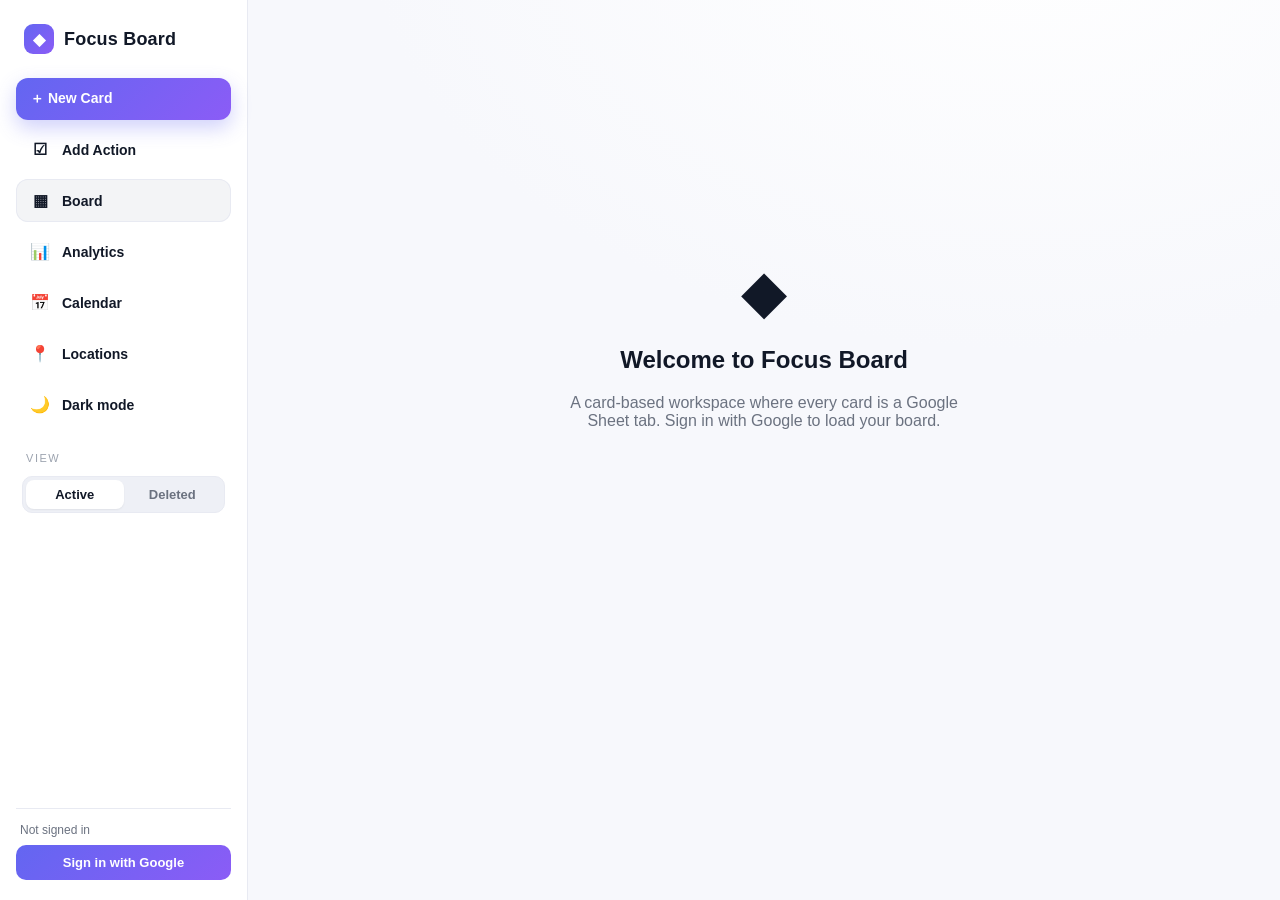
<file: index.html>
<!DOCTYPE html>
<html lang="en">
  <head>
    <base target="_top">
    <meta charset="utf-8">
    <meta name="viewport" content="width=device-width, initial-scale=1">
    <meta http-equiv="Cache-Control" content="no-store, no-cache, must-revalidate">
    <title>Focus Board</title>
    <link rel="stylesheet" href="css/styles.css">
    <!-- set theme before first paint to avoid a flash -->
    <script>try{document.documentElement.setAttribute('data-theme', localStorage.getItem('focusboard_theme')||'light');}catch(e){}</script>
  </head>
  <body>
    <div class="app">
      <!-- ================= SIDEBAR ================= -->
      <aside class="sidebar">
        <div class="brand"><span class="logo">◆</span> Focus Board</div>

        <button class="nav-btn primary" id="btnNewCard">＋ New Card</button>
        <button class="nav-btn" id="btnAddAction"><span class="ic">☑</span> Add Action</button>
        <button class="nav-btn active" id="navBoard"><span class="ic">▦</span> Board</button>
        <button class="nav-btn" id="navAnalytics"><span class="ic">📊</span> Analytics</button>
        <button class="nav-btn" id="navCalendar"><span class="ic">📅</span> Calendar</button>
        <button class="nav-btn" id="navLocations"><span class="ic">📍</span> Locations</button>
        <button class="nav-btn" id="themeToggle"><span class="ic">🌙</span> Dark mode</button>

        <div class="side-section">View</div>
        <div style="padding:0 6px">
          <div class="seg" style="width:100%">
            <button id="viewActive" class="active" style="flex:1">Active</button>
            <button id="viewDeleted" style="flex:1">Deleted</button>
          </div>
        </div>

        <div class="spacer"></div>
        <div class="auth-box">
          <div class="auth-status" id="authStatus">Not signed in</div>
          <button class="btn primary block" id="signin">Sign in with Google</button>
          <button class="btn ghost block hidden" id="signout">Sign out</button>
        </div>
      </aside>

      <!-- ================= MAIN ================= -->
      <main class="main">
        <!-- Sign-in splash -->
        <section id="splash" class="signin-splash">
          <div>
            <div class="big">◆</div>
            <h1>Welcome to Focus Board</h1>
            <p style="color:var(--muted); max-width:420px; margin:10px auto 0">
              A card-based workspace where every card is a Google Sheet tab.
              Sign in with Google to load your board.
            </p>
          </div>
        </section>

        <!-- Board view -->
        <section id="boardView" class="hidden">
          <div class="topbar">
            <div>
              <h1 id="boardTitle">Board</h1>
              <div class="sub" id="boardSub">Your cards</div>
            </div>
          </div>
          <div id="grid" class="grid"></div>
        </section>

        <!-- Analytics view -->
        <section id="analyticsView" class="hidden">
          <div class="topbar"><div><h1>Analytics</h1><div class="sub">Progress across all cards</div></div></div>
          <div id="analyticsBody"></div>
        </section>

        <!-- Calendar view -->
        <section id="calendarView" class="hidden">
          <div class="topbar"><div><h1>Calendar</h1><div class="sub">Events by date — tasks &amp; daily logs across all cards</div></div></div>
          <div id="calendarBody"></div>
        </section>

        <!-- Locations view -->
        <section id="locationsView" class="hidden">
          <div class="topbar"><div><h1>Locations</h1><div class="sub">Events grouped by location</div></div></div>
          <div id="locationsBody"></div>
        </section>
      </main>
    </div>

    <!-- ================= CARD DETAIL MODAL ================= -->
    <div class="overlay" id="overlay"></div>
    <div class="modal" id="detailSheet" role="dialog" aria-modal="true">
      <button class="modal-close" id="dClose" title="Close">✕</button>
      <div class="modal-head">
        <div class="mh-emoji" id="dEmoji">🗂️</div>
        <div class="mh-info">
          <div class="mh-titlerow">
            <span class="mh-dot" id="dColorDot"></span>
            <h2 id="dTitle">Card</h2>
            <button class="mh-star" id="dStar" title="Favorite">☆</button>
          </div>
          <div class="mh-desc" id="dDesc"></div>
          <div class="mh-chips" id="dChips"></div>
        </div>
      </div>
      <div class="modal-tabs" id="dTabs"></div>
      <div class="modal-body">
        <div class="modal-main" id="detailBody"></div>
        <div class="modal-side" id="detailSide"></div>
      </div>
    </div>

    <div class="toast" id="toast"></div>

    <!-- ================= CREATE MODALS (Add New Card / Add Action) ================= -->
    <div class="overlay" id="createOverlay"></div>
    <div class="cmodal" id="cardModal" role="dialog" aria-modal="true"></div>
    <div class="cmodal" id="actionModal" role="dialog" aria-modal="true"></div>

    <!-- Google Identity Services (browser-side OAuth, no backend) -->
    <script src="https://accounts.google.com/gsi/client" async defer></script>

    <!-- App modules — load order matters (globals shared across files) -->
    <script src="js/config.js"></script>
    <script src="js/util.js"></script>
    <script src="js/theme.js"></script>
    <script src="js/api.js"></script>
    <script src="js/charts.js"></script>
    <script src="js/board.js"></script>
    <script src="js/modal.js"></script>
    <script src="js/analytics.js"></script>
    <script src="js/calendar.js"></script>
    <script src="js/location.js"></script>
    <script src="js/create.js"></script>
    <script src="js/auth.js"></script>
    <script src="js/main.js"></script>
  </body>
</html>
</file>
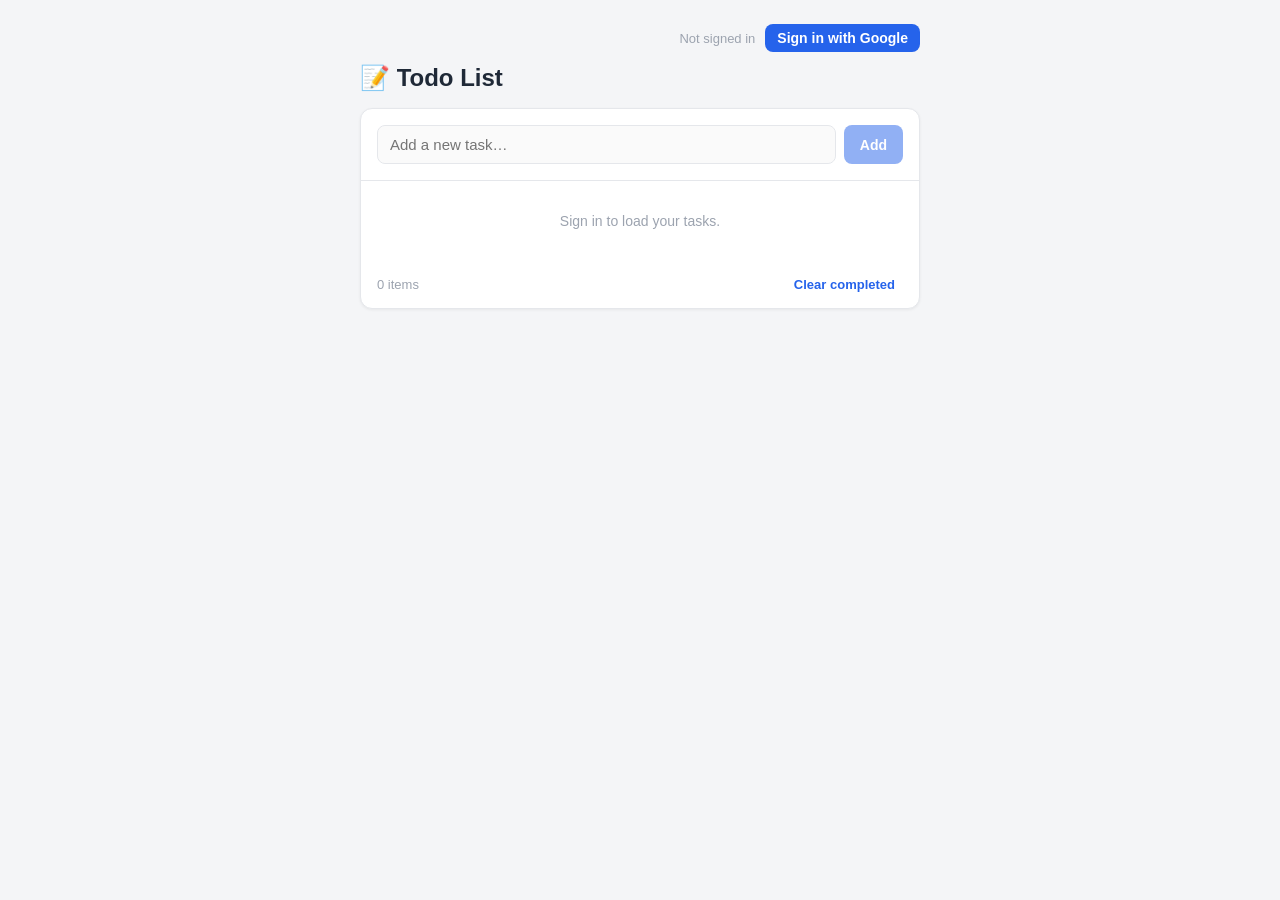
<file: simple-todo.html>
<!DOCTYPE html>
<html>
  <head>
    <base target="_top">
    <meta charset="utf-8">
    <meta name="viewport" content="width=device-width, initial-scale=1">
    <title>Todo List</title>
    <style>
      :root {
        --bg: #f4f5f7;
        --card: #ffffff;
        --accent: #2563eb;
        --accent-hover: #1d4ed8;
        --text: #1f2937;
        --muted: #9ca3af;
        --border: #e5e7eb;
        --danger: #ef4444;
      }
      * { box-sizing: border-box; }
      body {
        font-family: -apple-system, BlinkMacSystemFont, "Segoe UI", Roboto, Helvetica, Arial, sans-serif;
        background: var(--bg);
        color: var(--text);
        margin: 0;
        padding: 24px 12px;
      }
      .container { max-width: 560px; margin: 0 auto; }
      h1 {
        font-size: 24px; font-weight: 700; margin: 0 0 16px;
        display: flex; align-items: center; gap: 8px;
      }
      .card {
        background: var(--card); border: 1px solid var(--border);
        border-radius: 12px; box-shadow: 0 1px 3px rgba(0,0,0,0.06); overflow: hidden;
      }
      .add-row {
        display: flex; gap: 8px; padding: 16px; border-bottom: 1px solid var(--border);
      }
      #newTask {
        flex: 1; padding: 10px 12px; font-size: 15px;
        border: 1px solid var(--border); border-radius: 8px; outline: none;
      }
      #newTask:focus { border-color: var(--accent); }
      button {
        font-size: 14px; font-weight: 600; border: none; border-radius: 8px;
        cursor: pointer; padding: 10px 16px; background: var(--accent);
        color: #fff; transition: background 0.15s;
      }
      button:hover { background: var(--accent-hover); }
      button:disabled { opacity: 0.5; cursor: default; }
      ul { list-style: none; margin: 0; padding: 0; }
      li {
        display: flex; align-items: center; gap: 12px;
        padding: 12px 16px; border-bottom: 1px solid var(--border);
      }
      li:last-child { border-bottom: none; }
      li input[type="checkbox"] { width: 18px; height: 18px; cursor: pointer; flex-shrink: 0; }
      .task-text { flex: 1; font-size: 15px; word-break: break-word; cursor: text; }
      li.done .task-text { text-decoration: line-through; color: var(--muted); }
      .del {
        background: transparent; color: var(--muted);
        padding: 6px 8px; font-size: 18px; line-height: 1;
      }
      .del:hover { background: #fee2e2; color: var(--danger); }
      .footer {
        display: flex; justify-content: space-between; align-items: center;
        padding: 12px 16px; font-size: 13px; color: var(--muted);
      }
      .footer button { background: transparent; color: var(--accent); padding: 4px 8px; font-size: 13px; }
      .footer button:hover { background: #eff6ff; }
      .empty, .loading { padding: 32px 16px; text-align: center; color: var(--muted); font-size: 14px; }
      .error {
        margin: 12px 0 0; padding: 10px 12px; background: #fef2f2;
        color: var(--danger); border-radius: 8px; font-size: 13px; display: none;
      }
      .auth-bar {
        display: flex; justify-content: flex-end; align-items: center;
        gap: 10px; margin-bottom: 12px; font-size: 13px; color: var(--muted);
      }
      .auth-bar button { padding: 6px 12px; }
      #signout { background: transparent; color: var(--accent); }
      #signout:hover { background: #eff6ff; }
    </style>
  </head>
  <body>
    <div class="container">
      <div class="auth-bar">
        <span id="authStatus">Not signed in</span>
        <button id="signin">Sign in with Google</button>
        <button id="signout" style="display:none">Sign out</button>
      </div>

      <h1>📝 Todo List</h1>
      <div class="card">
        <div class="add-row">
          <input id="newTask" type="text" placeholder="Add a new task…" autocomplete="off" disabled>
          <button id="addBtn" onclick="onAdd()" disabled>Add</button>
        </div>
        <div id="list"><div class="loading">Sign in to load your tasks.</div></div>
        <div class="footer">
          <span id="count">0 items</span>
          <button onclick="onClearCompleted()">Clear completed</button>
        </div>
      </div>
      <div id="error" class="error"></div>
    </div>

    <!-- Google Identity Services: browser-side OAuth, no backend. -->
    <script src="https://accounts.google.com/gsi/client" async defer></script>
    <script>
      // ======================================================================
      // CONFIG — fill these two in. See README.md for how to get them.
      // ======================================================================
      var CLIENT_ID = '109086952966-dbhp0saakod184tpn1531ig82j84pon9.apps.googleusercontent.com';
      var SPREADSHEET_ID = '1c1qNbfyagm2A1kSYODA8dr8TcAWGdZy2jaQLdRcAc2s';
      // ======================================================================

      var SHEET_NAME = 'Todos';
      var HEADERS = ['ID', 'Task', 'Done', 'CreatedAt'];
      var SCOPES = 'https://www.googleapis.com/auth/spreadsheets';
      var API = 'https://sheets.googleapis.com/v4/spreadsheets/' + SPREADSHEET_ID;

      var todos = [];        // {id, task, done, createdAt, row}
      var accessToken = null;
      var tokenClient = null;
      var sheetGid = null;   // numeric id of the Todos tab, needed for row deletes

      // ---- UI helpers ------------------------------------------------------
      function showError(msg) {
        var el = document.getElementById('error');
        el.textContent = msg; el.style.display = 'block';
      }
      function clearError() { document.getElementById('error').style.display = 'none'; }
      function setBusy(busy) { document.getElementById('addBtn').disabled = busy || !accessToken; }
      function escapeHtml(s) {
        return s.replace(/&/g, '&amp;').replace(/</g, '&lt;')
                .replace(/>/g, '&gt;').replace(/"/g, '&quot;');
      }

      function render() {
        var list = document.getElementById('list');
        if (!accessToken) {
          list.innerHTML = '<div class="loading">Sign in to load your tasks.</div>';
          document.getElementById('count').textContent = '0 items';
          return;
        }
        if (!todos.length) {
          list.innerHTML = '<div class="empty">No tasks yet. Add one above! 🎉</div>';
        } else {
          var html = '<ul>';
          todos.forEach(function (t) {
            html += '<li class="' + (t.done ? 'done' : '') + '" data-id="' + t.id + '">' +
              '<input type="checkbox" ' + (t.done ? 'checked' : '') +
                ' onchange="onToggle(\'' + t.id + '\')">' +
              '<span class="task-text" ondblclick="onEdit(\'' + t.id + '\')">' +
                escapeHtml(t.task) + '</span>' +
              '<button class="del" title="Delete" onclick="onDelete(\'' + t.id + '\')">×</button>' +
            '</li>';
          });
          html += '</ul>';
          list.innerHTML = html;
        }
        var remaining = todos.filter(function (t) { return !t.done; }).length;
        document.getElementById('count').textContent =
          remaining + ' item' + (remaining === 1 ? '' : 's') + ' left';
      }

      function handleError(err) {
        setBusy(false);
        console.error(err);
        var msg = (err && err.message) ? err.message : 'Something went wrong.';
        showError(msg);
      }

      // ---- Sheets REST helpers --------------------------------------------
      // Thin wrapper around fetch that attaches the OAuth token and throws on
      // non-2xx with the API's own error message.
      function api(path, opts) {
        opts = opts || {};
        opts.headers = opts.headers || {};
        opts.headers['Authorization'] = 'Bearer ' + accessToken;
        opts.headers['Content-Type'] = 'application/json';
        return fetch(API + path, opts).then(function (res) {
          return res.text().then(function (body) {
            var json = body ? JSON.parse(body) : {};
            if (!res.ok) {
              var m = json.error && json.error.message ? json.error.message : ('HTTP ' + res.status);
              throw new Error(m);
            }
            return json;
          });
        });
      }

      // Ensure the Todos tab exists (with a header row) and cache its gid.
      function ensureSheet() {
        return api('', { method: 'GET' }).then(function (meta) {
          var found = (meta.sheets || []).filter(function (s) {
            return s.properties && s.properties.title === SHEET_NAME;
          })[0];
          if (found) {
            sheetGid = found.properties.sheetId;
            return;
          }
          // Create the tab, then write headers.
          return api(':batchUpdate', {
            method: 'POST',
            body: JSON.stringify({
              requests: [{ addSheet: { properties: { title: SHEET_NAME } } }]
            })
          }).then(function (resp) {
            sheetGid = resp.replies[0].addSheet.properties.sheetId;
            return api('/values/' + SHEET_NAME + '!A1:D1?valueInputOption=RAW', {
              method: 'PUT',
              body: JSON.stringify({ values: [HEADERS] })
            });
          });
        });
      }

      function loadTodos() {
        return api('/values/' + SHEET_NAME + '!A2:D', { method: 'GET' }).then(function (resp) {
          var rows = resp.values || [];
          todos = rows.map(function (r, i) {
            return {
              id: String(r[0] || ''),
              task: String(r[1] || ''),
              done: r[2] === true || r[2] === 'TRUE' || r[2] === 'true',
              createdAt: r[3] || null,
              row: i + 2 // 1-based sheet row (header is row 1).
            };
          }).filter(function (t) { return t.id; });
          todos.reverse(); // Newest first.
          render();
        });
      }

      function refresh() {
        clearError();
        return loadTodos().then(function () { setBusy(false); }).catch(handleError);
      }

      // ---- Actions ---------------------------------------------------------
      function onAdd() {
        clearError();
        var input = document.getElementById('newTask');
        var text = input.value.trim();
        if (!text) return;
        setBusy(true);
        input.value = '';
        var id = (crypto && crypto.randomUUID) ? crypto.randomUUID() : String(Date.now());
        api('/values/' + SHEET_NAME + '!A:D:append?valueInputOption=RAW', {
          method: 'POST',
          body: JSON.stringify({ values: [[id, text, false, new Date().toISOString()]] })
        }).then(refresh).catch(handleError);
      }

      function onToggle(id) {
        clearError();
        var t = todos.filter(function (x) { return x.id === id; })[0];
        if (!t) return;
        api('/values/' + SHEET_NAME + '!C' + t.row + '?valueInputOption=RAW', {
          method: 'PUT',
          body: JSON.stringify({ values: [[!t.done]] })
        }).then(refresh).catch(handleError);
      }

      function onEdit(id) {
        clearError();
        var t = todos.filter(function (x) { return x.id === id; })[0];
        if (!t) return;
        var next = prompt('Edit task:', t.task);
        if (next === null) return;
        next = next.trim();
        if (!next) return;
        api('/values/' + SHEET_NAME + '!B' + t.row + '?valueInputOption=RAW', {
          method: 'PUT',
          body: JSON.stringify({ values: [[next]] })
        }).then(refresh).catch(handleError);
      }

      function onDelete(id) {
        clearError();
        var t = todos.filter(function (x) { return x.id === id; })[0];
        if (!t) return;
        deleteRows([t.row]).then(refresh).catch(handleError);
      }

      function onClearCompleted() {
        clearError();
        var rows = todos.filter(function (t) { return t.done; }).map(function (t) { return t.row; });
        if (!rows.length) return;
        deleteRows(rows).then(refresh).catch(handleError);
      }

      // Delete one or more sheet rows in a single batchUpdate. Rows are deleted
      // bottom-up so earlier indexes stay valid. Uses 0-based, end-exclusive
      // ranges as the API expects.
      function deleteRows(rowNumbers) {
        var sorted = rowNumbers.slice().sort(function (a, b) { return b - a; });
        var requests = sorted.map(function (row) {
          return {
            deleteDimension: {
              range: {
                sheetId: sheetGid,
                dimension: 'ROWS',
                startIndex: row - 1,
                endIndex: row
              }
            }
          };
        });
        return api(':batchUpdate', {
          method: 'POST',
          body: JSON.stringify({ requests: requests })
        });
      }

      // ---- Auth (Google Identity Services) --------------------------------
      function onSignedIn() {
        document.getElementById('authStatus').textContent = 'Signed in';
        document.getElementById('signin').style.display = 'none';
        document.getElementById('signout').style.display = '';
        document.getElementById('newTask').disabled = false;
        document.getElementById('addBtn').disabled = false;
        clearError();
        document.getElementById('list').innerHTML = '<div class="loading">Loading…</div>';
        ensureSheet().then(loadTodos).catch(handleError);
      }

      function onSignOut() {
        if (accessToken) {
          google.accounts.oauth2.revoke(accessToken, function () {});
        }
        accessToken = null;
        todos = [];
        document.getElementById('authStatus').textContent = 'Not signed in';
        document.getElementById('signin').style.display = '';
        document.getElementById('signout').style.display = 'none';
        document.getElementById('newTask').disabled = true;
        document.getElementById('addBtn').disabled = true;
        render();
      }

      function initAuth() {
        tokenClient = google.accounts.oauth2.initTokenClient({
          client_id: CLIENT_ID,
          scope: SCOPES,
          callback: function (resp) {
            if (resp.error) { handleError(new Error(resp.error)); return; }
            accessToken = resp.access_token;
            onSignedIn();
          }
        });
        document.getElementById('signin').disabled = false;
      }

      document.getElementById('signin').addEventListener('click', function () {
        if (!tokenClient) { showError('Google auth not ready yet — try again in a moment.'); return; }
        // Prompt for consent the first time; silent refresh afterwards.
        tokenClient.requestAccessToken({ prompt: accessToken ? '' : 'consent' });
      });
      document.getElementById('signout').addEventListener('click', onSignOut);

      document.getElementById('newTask').addEventListener('keydown', function (e) {
        if (e.key === 'Enter') onAdd();
      });

      // Wait for the GIS script to load, then wire up auth.
      window.addEventListener('load', function () {
        var tries = 0;
        (function waitForGis() {
          if (window.google && google.accounts && google.accounts.oauth2) {
            initAuth();
          } else if (tries++ < 50) {
            setTimeout(waitForGis, 100);
          } else {
            showError('Could not load Google Identity Services.');
          }
        })();
      });
    </script>
  </body>
</html>
</file>
<file: css/styles.css>
/* ============================================================
   Focus Board — styles (light theme, matches v2 mockups)
   Sections: theme vars · base · sidebar · main · card grid ·
   detail modal · analytics · misc
   ============================================================ */

:root {
  --bg: #f7f8fc;
  --bg-2: #eef0f6;
  --panel: #ffffff;
  --panel-2: #f3f4f6;
  --stroke: #e8eaf2;
  --text: #111827;
  --muted: #6b7280;
  --faint: #9ca3af;
  --accent: #6366f1;
  --accent-2: #8b5cf6;
  --good: #10b981;
  --warn: #f59e0b;
  --bad: #ef4444;
  --radius: 16px;
  --shadow: 0 10px 30px rgba(0,0,0,0.08);
}

/* ---------- Dark theme (set via <html data-theme="dark">) ---------- */
:root[data-theme="dark"] {
  --bg: #0f1115;
  --bg-2: #161923;
  --panel: #1c2030;
  --panel-2: #232838;
  --stroke: #2c3346;
  --text: #e7ecf5;
  --muted: #8b93a7;
  --faint: #5b6478;
  --shadow: 0 10px 30px rgba(0,0,0,0.45);
}
:root[data-theme="dark"] body {
  background: radial-gradient(1200px 800px at 80% -10%, #1a1f2e 0%, var(--bg) 55%);
}
/* modal keeps its own palette; override it in dark too */
:root[data-theme="dark"] .modal {
  --m-bg: #1c2030; --m-text: #e7ecf5; --m-2: #8b93a7; --m-faint: #5b6478;
  --m-border: #2c3346; --m-soft: #232838;
}
* { box-sizing: border-box; }
html, body { height: 100%; }
body {
  margin: 0;
  font-family: -apple-system, BlinkMacSystemFont, "Segoe UI", Inter, Roboto, Helvetica, Arial, sans-serif;
  background: radial-gradient(1200px 800px at 80% -10%, #ffffff 0%, var(--bg) 55%);
  color: var(--text);
  -webkit-font-smoothing: antialiased;
}
button { font-family: inherit; cursor: pointer; border: none; }
input, select, textarea {
  font-family: inherit;
  color: var(--text);
  background: var(--panel);
  border: 1px solid var(--stroke);
  border-radius: 10px;
  padding: 10px 12px;
  font-size: 14px;
  outline: none;
  width: 100%;
}
input:focus, select:focus, textarea:focus { border-color: var(--accent); }
::placeholder { color: var(--faint); }
textarea { min-height: 110px; resize: vertical; line-height: 1.55; }
input[type=range] { padding: 0; accent-color: var(--accent); }

.app { display: flex; min-height: 100vh; }

/* ---------- Sidebar ---------- */
.sidebar {
  width: 248px; flex-shrink: 0;
  background: var(--panel);
  border-right: 1px solid var(--stroke);
  padding: 20px 16px;
  display: flex; flex-direction: column; gap: 8px;
  position: sticky; top: 0; height: 100vh;
}
.brand {
  display: flex; align-items: center; gap: 10px;
  font-weight: 800; font-size: 18px; letter-spacing: 0.2px;
  padding: 4px 8px 16px;
}
.brand .logo {
  width: 30px; height: 30px; border-radius: 9px;
  background: linear-gradient(135deg, var(--accent), var(--accent-2));
  color: #fff;
  display: grid; place-items: center; font-size: 16px;
}
.nav-btn {
  display: flex; align-items: center; gap: 12px;
  width: 100%; text-align: left;
  background: transparent; color: var(--text);
  padding: 12px 14px; border-radius: 12px;
  font-size: 14px; font-weight: 600;
  transition: background 0.15s, transform 0.05s;
}
.nav-btn:hover { background: var(--panel-2); }
.nav-btn.active { background: var(--panel-2); box-shadow: inset 0 0 0 1px var(--stroke); }
.nav-btn .ic { font-size: 16px; width: 20px; text-align: center; }
.nav-btn.primary {
  background: linear-gradient(135deg, var(--accent), var(--accent-2));
  color: #fff; box-shadow: 0 8px 20px rgba(99,102,241,0.30);
}
.nav-btn.primary:hover { filter: brightness(1.06); }
.side-section { margin-top: 10px; font-size: 11px; text-transform: uppercase;
  letter-spacing: 0.14em; color: var(--faint); padding: 8px 10px 4px; }
.spacer { flex: 1; }
.auth-box { border-top: 1px solid var(--stroke); padding-top: 14px; }
.auth-status { font-size: 12px; color: var(--muted); margin-bottom: 8px; padding: 0 4px; }
.btn {
  background: var(--panel-2); color: var(--text);
  padding: 10px 14px; border-radius: 10px; font-size: 13px; font-weight: 600;
  box-shadow: inset 0 0 0 1px var(--stroke);
}
.btn:hover { filter: brightness(0.97); }
.btn.block { width: 100%; }
.btn.primary { background: linear-gradient(135deg, var(--accent), var(--accent-2)); color: #fff; box-shadow: none; }
.btn.ghost { background: transparent; box-shadow: inset 0 0 0 1px var(--stroke); }
.btn.danger { background: transparent; color: var(--bad); box-shadow: inset 0 0 0 1px rgba(239,68,68,0.4); }
.btn.danger:hover { background: rgba(239,68,68,0.1); }
.btn.sm { padding: 6px 10px; font-size: 12px; }

/* ---------- Main ---------- */
.main { flex: 1; padding: 28px 32px 60px; min-width: 0; }
.topbar { display: flex; align-items: center; justify-content: space-between; margin-bottom: 22px; gap: 16px; }
.topbar h1 { margin: 0; font-size: 22px; font-weight: 800; }
.topbar .sub { color: var(--muted); font-size: 13px; margin-top: 4px; }
.seg { display: inline-flex; background: var(--bg-2); border: 1px solid var(--stroke); border-radius: 10px; padding: 3px; }
.seg button { background: transparent; color: var(--muted); padding: 7px 14px; border-radius: 8px; font-size: 13px; font-weight: 600; }
.seg button.active { background: var(--panel); color: var(--text); box-shadow: 0 1px 2px rgba(0,0,0,0.06); }

/* ---------- Card grid (light, matches card_grid.png) ---------- */
.grid { display: grid; grid-template-columns: repeat(auto-fill, minmax(260px, 1fr)); gap: 18px; }
.lifecard {
  position: relative; background: var(--panel);
  border: 1px solid var(--stroke); border-radius: 18px;
  padding: 18px; cursor: pointer;
  box-shadow: 0 1px 2px rgba(0,0,0,0.04);
  transition: transform 0.12s ease, box-shadow 0.12s ease;
}
.lifecard:hover { transform: translateY(-3px); box-shadow: var(--shadow); }
.lifecard.archived { opacity: 0.7; }
.lc-top { display: flex; align-items: center; gap: 12px; margin-bottom: 12px; }
.lc-emoji { width: 46px; height: 46px; border-radius: 13px; display: grid; place-items: center; font-size: 23px; flex-shrink: 0; }
.lc-title { font-size: 17px; font-weight: 700; line-height: 1.2; word-break: break-word; color: var(--text); }
.lc-priority { font-size: 13px; font-weight: 700; margin-bottom: 12px; }
.lc-meta { display: flex; flex-direction: column; gap: 7px; font-size: 12.5px; color: var(--muted); margin-bottom: 14px; }
.lc-meta-row { display: flex; justify-content: space-between; gap: 12px; }
.lc-meta span { white-space: nowrap; }
.lc-progress { display: flex; align-items: center; gap: 10px; margin-bottom: 12px; }
.lc-bar { flex: 1; height: 8px; border-radius: 999px; background: var(--bg-2); overflow: hidden; }
.lc-fill { height: 100%; border-radius: 999px; transition: width 0.3s ease; }
.lc-pct { font-size: 12px; font-weight: 700; color: var(--muted); width: 38px; text-align: right; }
.lc-foot { font-size: 12px; font-weight: 500; color: var(--faint); border-top: 1px solid var(--stroke); padding-top: 10px; }
.lc-foot.archived-foot { text-align: center; letter-spacing: 0.12em; font-weight: 700; }

.empty { text-align: center; color: var(--muted); padding: 80px 20px; }
.empty .big { font-size: 48px; margin-bottom: 12px; }

/* ---------- Card detail modal (light, centered — matches card_modal_after_click.png) ---------- */
.overlay { position: fixed; inset: 0; background: rgba(10,12,20,0.45); backdrop-filter: blur(3px); display: none; z-index: 40; }
.overlay.show { display: block; }
.modal {
  --m-bg:#ffffff; --m-text:#111827; --m-2:#6b7280; --m-faint:#9ca3af;
  --m-border:#e8eaf2; --m-soft:#f3f4f6; --m-primary:#6366f1;
  --m-good:#10b981; --m-warn:#f59e0b; --m-bad:#ef4444;
  position: fixed; top: 50%; left: 50%; transform: translate(-50%, -48%) scale(0.98);
  width: min(960px, 94vw); max-height: 90vh; z-index: 50;
  background: var(--m-bg); color: var(--m-text);
  border-radius: 20px; box-shadow: 0 30px 80px rgba(0,0,0,0.35);
  display: flex; flex-direction: column; overflow: hidden;
  opacity: 0; pointer-events: none; transition: opacity 0.18s ease, transform 0.18s ease;
  font-size: 14px;
}
.modal.show { opacity: 1; pointer-events: auto; transform: translate(-50%, -50%) scale(1); }
.modal-close { position: absolute; top: 18px; right: 18px; background: transparent; color: var(--m-faint); font-size: 18px; padding: 6px 9px; border-radius: 9px; }
.modal-close:hover { background: var(--m-soft); color: var(--m-text); }

.modal-head { display: flex; gap: 18px; padding: 26px 28px 18px; }
.mh-emoji { width: 78px; height: 78px; border-radius: 18px; display: grid; place-items: center; font-size: 40px; flex-shrink: 0; }
.mh-info { min-width: 0; flex: 1; }
.mh-titlerow { display: flex; align-items: center; gap: 10px; }
.mh-dot { width: 10px; height: 10px; border-radius: 50%; flex-shrink: 0; }
.mh-titlerow h2 { margin: 0; font-size: 24px; font-weight: 800; color: var(--m-text); }
.mh-star { background: transparent; font-size: 20px; color: #f5b301; padding: 2px 4px; line-height: 1; }
.mh-desc { color: var(--m-2); font-size: 14px; margin: 6px 0 12px; }
.mh-chips { display: flex; flex-wrap: wrap; gap: 16px; font-size: 13px; color: var(--m-2); }
.mh-chips .chip { display: inline-flex; align-items: center; gap: 6px; font-weight: 600; }

.modal-tabs { display: flex; gap: 6px; padding: 0 24px; border-bottom: 1px solid var(--m-border); }
.modal-tabs button { background: transparent; color: var(--m-2); font-size: 14px; font-weight: 600; padding: 12px 14px; border-bottom: 2px solid transparent; margin-bottom: -1px; display: inline-flex; align-items: center; gap: 7px; }
.modal-tabs button:hover { color: var(--m-text); }
.modal-tabs button.active { color: var(--m-primary); border-bottom-color: var(--m-primary); }

.modal-body { display: grid; grid-template-columns: 1fr 300px; gap: 22px; padding: 22px 28px 28px; overflow-y: auto; }
.modal-main { min-width: 0; }
.modal-side { display: flex; flex-direction: column; gap: 16px; }

.m-sec-head { display: flex; align-items: center; justify-content: space-between; margin-bottom: 16px; }
.m-sec-head h3 { margin: 0; font-size: 17px; font-weight: 700; }

/* daily-log entries */
.dl-day { color: var(--m-2); font-size: 13px; font-weight: 600; margin: 18px 0 10px; }
.dl-day .today { color: var(--m-primary); margin-left: 6px; }
.dl-entry { border: 1px solid var(--m-border); border-radius: 14px; padding: 14px 16px; margin-bottom: 12px; position: relative; }
.dl-entry .top { display: flex; align-items: center; gap: 12px; font-size: 13px; color: var(--m-2); margin-bottom: 8px; }
.dl-entry .top .dot { width: 8px; height: 8px; border-radius: 50%; background: var(--m-good); }
.dl-entry .rating { font-weight: 700; color: var(--m-text); }
.dl-entry .mood { margin-left: auto; font-size: 12px; font-weight: 700; padding: 3px 10px; border-radius: 999px; }
.dl-entry .note { font-size: 14px; line-height: 1.55; white-space: pre-wrap; color: var(--m-text); }
.m-empty { color: var(--m-faint); font-size: 13px; padding: 20px 0; }

/* tasks */
.m-task { display: flex; gap: 12px; align-items: flex-start; padding: 12px 14px; border: 1px solid var(--m-border); border-radius: 12px; margin-bottom: 10px; }
.m-task input[type=checkbox] { width: 18px; height: 18px; margin-top: 1px; accent-color: var(--m-primary); flex-shrink: 0; }
.m-task .txt { flex: 1; color: var(--m-text); }
.m-task .by { font-size: 12px; color: var(--m-faint); margin-top: 2px; }
.m-task.done .txt { text-decoration: line-through; color: var(--m-faint); }

/* sidebar cards */
.side-card { border: 1px solid var(--m-border); border-radius: 16px; padding: 18px; }
.side-card h4 { margin: 0 0 14px; font-size: 15px; font-weight: 700; color: var(--m-text); }
.side-row { display: flex; align-items: center; justify-content: space-between; padding: 7px 0; font-size: 14px; }
.side-row .k { color: var(--m-2); }
.side-row .v { font-weight: 700; color: var(--m-text); }
.qa-btn { display: flex; align-items: center; gap: 12px; width: 100%; text-align: left; background: transparent; color: var(--m-text); font-size: 14px; font-weight: 600; padding: 10px 8px; border-radius: 10px; }
.qa-btn:hover { background: var(--m-soft); }
.qa-btn .ic { width: 18px; text-align: center; }

/* forms / fields inside modal */
.modal input, .modal select, .modal textarea { background: var(--m-bg); color: var(--m-text); border: 1px solid var(--m-border); }
.modal input:focus, .modal select:focus, .modal textarea:focus { border-color: var(--m-primary); }
.modal .field label { display: block; font-size: 12px; color: var(--m-2); margin-bottom: 6px; }
.modal .field-grid { display: grid; grid-template-columns: 1fr 1fr; gap: 12px; }
.modal .row-form { display: grid; gap: 8px; margin: 14px 0 20px; }
.m-btn { font-size: 13px; font-weight: 700; border-radius: 10px; padding: 9px 14px; background: var(--m-primary); color: #fff; }
.m-btn:hover { filter: brightness(1.05); }
.m-btn.ghost { background: var(--m-bg); color: var(--m-text); border: 1px solid var(--m-border); }
.m-btn.ghost:hover { background: var(--m-soft); }
.m-btn.danger { background: var(--m-bg); color: var(--m-bad); border: 1px solid rgba(239,68,68,0.4); }
.m-btn.danger:hover { background: rgba(239,68,68,0.08); }
.rating-slider-wrap { display: flex; align-items: center; gap: 12px; }
.rating-slider-wrap output { font-weight: 800; font-size: 18px; width: 34px; text-align: center; }
@media (max-width: 720px){ .modal-body { grid-template-columns: 1fr; } }

/* ---------- Analytics ---------- */
.cards-metrics { display: grid; grid-template-columns: repeat(auto-fill, minmax(180px,1fr)); gap: 14px; margin-bottom: 24px; }
.metric { background: var(--panel); border: 1px solid var(--stroke); border-radius: 14px; padding: 18px; }
.metric .v { font-size: 28px; font-weight: 800; }
.metric .k { font-size: 12px; color: var(--muted); margin-top: 4px; }
.chart-card { background: var(--panel); border: 1px solid var(--stroke); border-radius: var(--radius); padding: 20px; margin-bottom: 20px; }
.chart-card h3 { margin: 0 0 4px; font-size: 16px; }
.chart-card .hint { color: var(--faint); font-size: 12px; margin-bottom: 14px; }
.legend { display: flex; flex-wrap: wrap; gap: 14px; margin-top: 14px; }
.legend span { display: inline-flex; align-items: center; gap: 6px; font-size: 12px; color: var(--muted); }
.legend i { width: 12px; height: 12px; border-radius: 3px; display: inline-block; }

/* chart SVG text/grid follow the theme */
.cx-grid { stroke: var(--stroke); stroke-width: 1; }
.cx-axis, .cx-lbl { fill: var(--faint); }
.cx-val { fill: var(--text); }

/* ---------- Misc ---------- */
.toast { position: fixed; bottom: 24px; left: 50%; transform: translateX(-50%) translateY(20px); opacity: 0;
  background: #111827; border: 1px solid #111827; color: #fff;
  padding: 12px 18px; border-radius: 12px; font-size: 14px; box-shadow: var(--shadow); z-index: 80; transition: all 0.2s; pointer-events: none; }
.toast.show { transform: translateX(-50%) translateY(0); opacity: 1; }
.toast.err { background: var(--bad); border-color: var(--bad); }

.signin-splash { display: grid; place-items: center; height: 70vh; text-align: center; }
.signin-splash .big { font-size: 60px; margin-bottom: 16px; }
.hidden { display: none !important; }
.loader { display: inline-block; width: 16px; height: 16px; border: 2px solid var(--stroke); border-top-color: var(--accent); border-radius: 50%; animation: spin 0.7s linear infinite; vertical-align: middle; }
@keyframes spin { to { transform: rotate(360deg); } }

/* ---------- Create modals (Add New Card / Add Action) ---------- */
/* Provide the same --m-* palette the .m-btn styles rely on. */
.cmodal {
  --m-bg:#ffffff; --m-text:#111827; --m-2:#6b7280; --m-faint:#9ca3af;
  --m-border:#e8eaf2; --m-soft:#f3f4f6; --m-primary:#6366f1;
  --m-good:#10b981; --m-warn:#f59e0b; --m-bad:#ef4444;
}
:root[data-theme="dark"] .cmodal {
  --m-bg:#1c2030; --m-text:#e7ecf5; --m-2:#8b93a7; --m-faint:#5b6478;
  --m-border:#2c3346; --m-soft:#232838;
}
.cmodal {
  position: fixed; top: 50%; left: 50%; transform: translate(-50%, -48%) scale(0.98);
  z-index: 50; background: var(--panel); color: var(--text);
  border-radius: 20px; box-shadow: 0 30px 80px rgba(0,0,0,0.35);
  display: flex; flex-direction: column; overflow: hidden; max-height: 92vh;
  opacity: 0; pointer-events: none; transition: opacity 0.18s ease, transform 0.18s ease; font-size: 14px;
}
.cmodal.show { opacity: 1; pointer-events: auto; transform: translate(-50%, -50%) scale(1); }
#cardModal { width: min(900px, 95vw); }
#actionModal { width: min(620px, 95vw); }

.cm-head { display: flex; gap: 14px; align-items: flex-start; padding: 24px 26px 8px; }
.cm-headicon { width: 44px; height: 44px; border-radius: 12px; display: grid; place-items: center; font-size: 22px; flex-shrink: 0;
  background: rgba(99,102,241,0.14); box-shadow: inset 0 0 0 1px rgba(99,102,241,0.3); }
.cm-head h2 { margin: 0; font-size: 20px; font-weight: 800; }
.cm-sub { color: var(--muted); font-size: 13px; margin-top: 3px; }

.cm-body { padding: 16px 26px 8px; overflow-y: auto; flex: 1 1 auto; min-height: 0; }
.cm-body.two { display: grid; grid-template-columns: 1.5fr 1fr; gap: 26px; }
.cm-form { display: flex; flex-direction: column; gap: 16px; min-width: 0; }
.cm-field label { display: block; font-size: 13px; font-weight: 600; margin-bottom: 6px; }
.cm-field label .opt { color: var(--faint); font-weight: 500; }
.cm-inwrap { position: relative; }
.cm-count { position: absolute; right: 10px; top: 50%; transform: translateY(-50%); font-size: 11px; color: var(--faint); pointer-events: none; }
.cm-count.ta { top: auto; bottom: 8px; transform: none; }
.cm-inwrap textarea { min-height: 78px; }
.cm-row2 { display: grid; grid-template-columns: 130px 1fr; gap: 16px; align-items: start; }
.cm-emoji-box { display: flex; align-items: center; gap: 4px; border: 1px solid var(--stroke); border-radius: 10px; padding: 3px 6px 3px 8px; background: var(--panel); }
.cm-emoji-box input { border: none; padding: 6px 0; font-size: 20px; width: 40px; background: transparent; }
.cm-emoji-box input:focus { border: none; }
.cm-emoji-toggle { background: transparent; color: var(--muted); font-size: 13px; padding: 4px; }
.cm-emoji-grid { display: grid; grid-template-columns: repeat(8, 1fr); gap: 4px; margin-top: 8px; border: 1px solid var(--stroke); border-radius: 10px; padding: 8px; }
.cm-emoji-opt { background: transparent; font-size: 18px; padding: 5px; border-radius: 8px; }
.cm-emoji-opt:hover { background: var(--panel-2); }
.cm-swatches { display: flex; gap: 10px; align-items: center; flex-wrap: wrap; }
.cm-swatch { width: 26px; height: 26px; border-radius: 50%; color: #fff; font-size: 13px; display: grid; place-items: center; box-shadow: 0 0 0 2px transparent; }
.cm-swatch.sel { box-shadow: 0 0 0 2px var(--panel), 0 0 0 4px currentColor; }
.cm-prios { display: grid; grid-template-columns: repeat(4, 1fr); gap: 8px; }
.cm-prio { padding: 9px 8px; border-radius: 10px; font-size: 13px; font-weight: 700; background: var(--panel-2); color: var(--muted); box-shadow: inset 0 0 0 1px var(--stroke); }
.cm-prio.p0 { color: #b91c1c; } .cm-prio.p1 { color: var(--bad); } .cm-prio.p2 { color: var(--warn); } .cm-prio.p3 { color: #2563eb; }
.cm-prio.sel { background: var(--panel); box-shadow: inset 0 0 0 2px currentColor; }
.cm-hours { display: flex; align-items: center; gap: 10px; }
.cm-hours input { flex: 1; }
.cm-hours span { color: var(--muted); font-size: 13px; white-space: nowrap; }
.cm-tags { display: flex; flex-wrap: wrap; gap: 8px; align-items: center; }
.cm-tag { font-size: 12px; font-weight: 600; padding: 5px 10px; border-radius: 999px; background: var(--panel-2); box-shadow: inset 0 0 0 1px var(--stroke); cursor: pointer; }
.cm-tag b { color: var(--faint); margin-left: 2px; }
.cm-tag:hover b { color: var(--bad); }
.cm-addtag { font-size: 12px; font-weight: 600; padding: 5px 10px; border-radius: 999px; background: transparent; color: var(--accent); box-shadow: inset 0 0 0 1px var(--stroke); }
.cm-grid3 { display: grid; grid-template-columns: repeat(3, 1fr); gap: 14px; margin-bottom: 16px; }
.cm-body > .cm-field { margin-bottom: 16px; }
.cm-drop { border: 1.5px dashed var(--stroke); border-radius: 12px; padding: 16px; text-align: center; color: var(--muted); font-size: 13px; }
.cm-drop span { color: var(--accent); font-weight: 600; }

.cm-side { display: flex; flex-direction: column; gap: 14px; }
.cm-preview-label { font-size: 13px; font-weight: 600; color: var(--muted); }
.cm-tip { background: var(--panel-2); border-radius: 12px; padding: 14px; font-size: 13px; color: var(--muted); }
.cm-tip b { color: var(--text); display: block; margin-bottom: 4px; }

.cm-foot { display: flex; align-items: center; justify-content: space-between; gap: 12px; padding: 16px 26px; border-top: 1px solid var(--stroke); flex-shrink: 0; }
.cm-foot-btns { display: flex; gap: 10px; }
.cm-foot2 { display: flex; align-items: center; justify-content: space-between; padding: 0 26px 18px; flex-shrink: 0; }
.cm-check { display: inline-flex; align-items: center; gap: 8px; font-size: 13px; color: var(--muted); cursor: pointer; }
.cm-check input { width: auto; }
@media (max-width: 760px){ .cm-body.two { grid-template-columns: 1fr; } .cm-grid3 { grid-template-columns: 1fr; } }

/* ---------- Calendar view ---------- */
.cal-head { display: flex; align-items: center; gap: 12px; margin-bottom: 16px; }
.cal-title { font-size: 18px; font-weight: 800; }
.cal-grid { display: grid; grid-template-columns: repeat(7, 1fr); gap: 8px; }
.cal-wds { margin-bottom: 8px; }
.cal-wd { text-align: center; font-size: 12px; font-weight: 700; color: var(--muted); padding: 4px 0; }
.cal-cell { min-height: 84px; border: 1px solid var(--stroke); border-radius: 12px; background: var(--panel); padding: 8px; cursor: pointer; transition: border-color 0.12s, box-shadow 0.12s; }
.cal-cell.empty { border: none; background: transparent; cursor: default; }
.cal-cell:not(.empty):hover { border-color: var(--faint); }
.cal-cell.today { box-shadow: inset 0 0 0 2px var(--accent); }
.cal-cell.sel { border-color: var(--accent); box-shadow: 0 0 0 2px rgba(99,102,241,0.25); }
.cal-num { font-size: 13px; font-weight: 700; color: var(--text); }
.cal-cell.empty .cal-num { display: none; }
.cal-dots { display: flex; flex-wrap: wrap; gap: 4px; margin-top: 8px; align-items: center; }
.cal-dot { width: 8px; height: 8px; border-radius: 50%; display: inline-block; }
.cal-more { font-size: 10px; color: var(--faint); font-weight: 700; }
.cal-daylist { margin-top: 22px; }
.cal-daylist h3 { font-size: 15px; margin: 0 0 12px; }
.cal-evt, .loc-evt { display: flex; gap: 12px; padding: 12px 14px; border: 1px solid var(--stroke); border-radius: 12px; margin-bottom: 10px; background: var(--panel); }
.cal-evt-dot { width: 10px; height: 10px; border-radius: 50%; flex-shrink: 0; margin-top: 4px; }
.cal-evt-top { font-size: 13px; color: var(--muted); }
.cal-evt-top b { color: var(--text); }
.cal-evt-txt { font-size: 14px; margin-top: 2px; }
.cal-evt-loc { font-size: 12px; color: var(--faint); margin-top: 3px; }
.loc-evt.done .cal-evt-txt { text-decoration: line-through; color: var(--faint); }

/* ---------- Locations view ---------- */
.loc-card { border: 1px solid var(--stroke); border-radius: 16px; background: var(--panel); padding: 18px; margin-bottom: 16px; }
.loc-head { font-size: 16px; font-weight: 800; margin-bottom: 14px; display: flex; align-items: center; gap: 8px; }
.loc-count { font-size: 12px; font-weight: 700; color: var(--muted); background: var(--panel-2); border-radius: 999px; padding: 2px 9px; box-shadow: inset 0 0 0 1px var(--stroke); }
</file>
